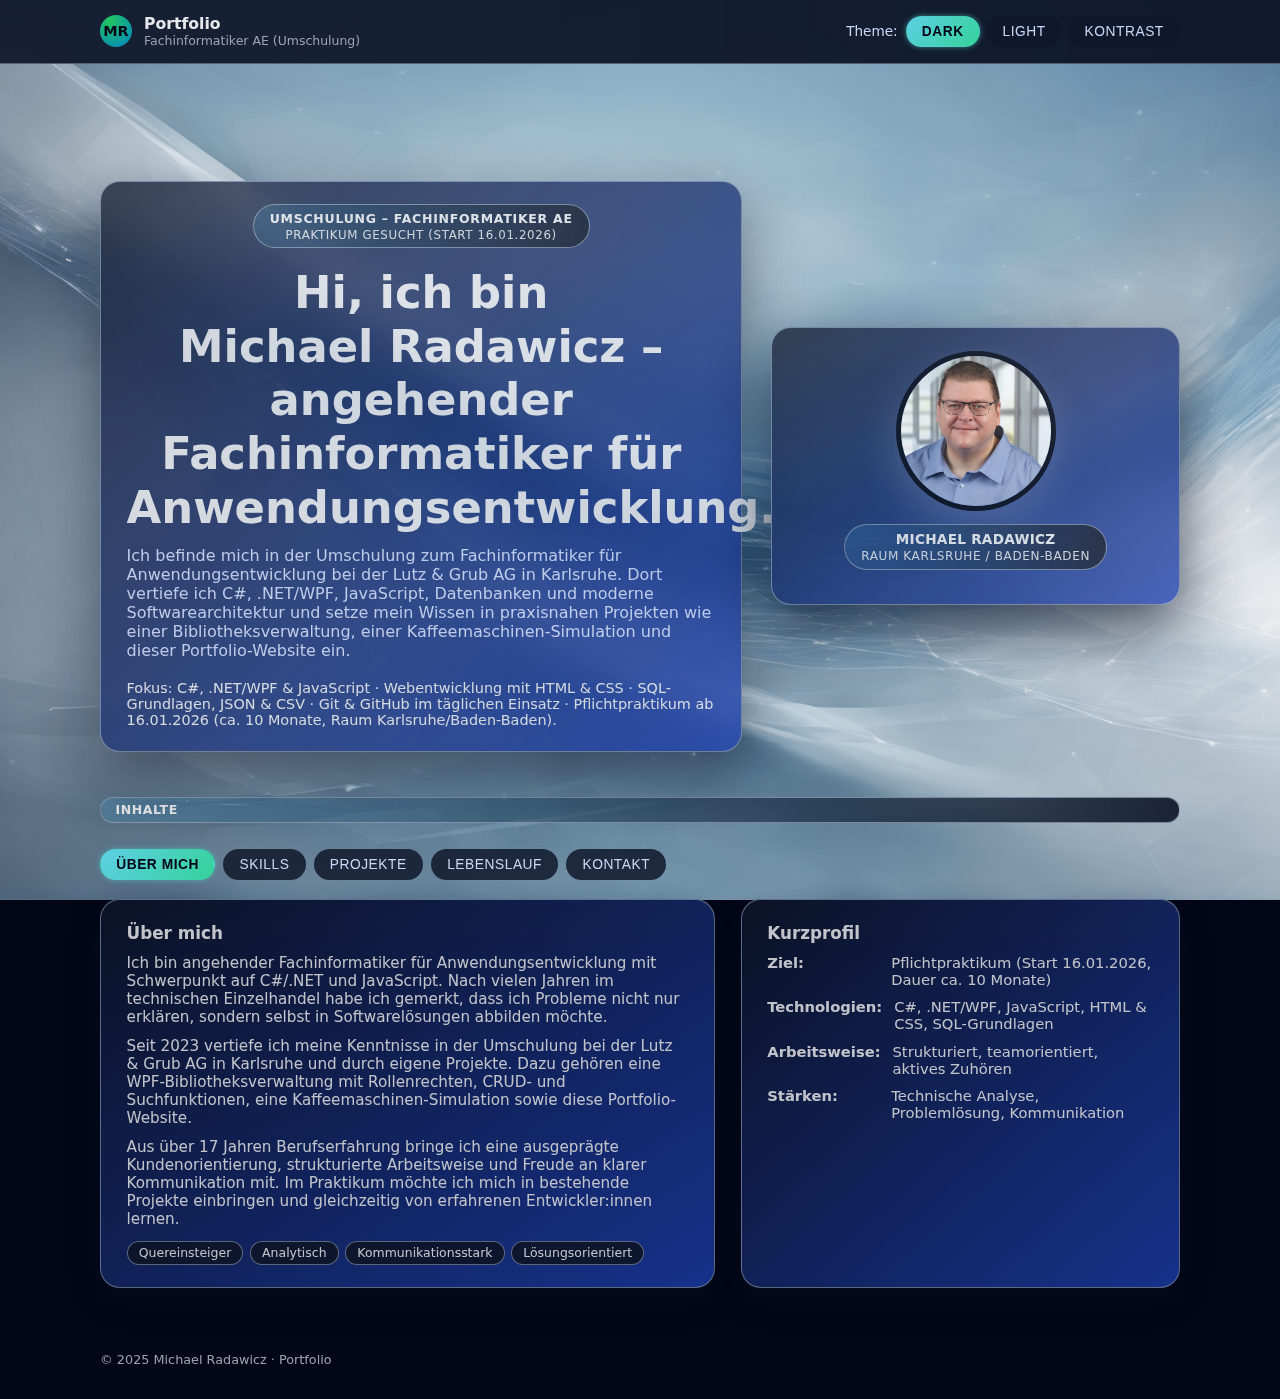
<file: Portfolio/index.html>
<!DOCTYPE html>
<html lang="de" data-theme="dark">
<head>
  <meta charset="UTF-8" />
  <title>Portfolio – Fachinformatiker AE (Umschulung)</title>
  <meta name="viewport" content="width=device-width, initial-scale=1.0" />

  <!-- Styles -->
  <link rel="stylesheet" href="style.css" />
</head>
<body data-theme="dark">

  <!-- HEADER -->
  <header class="header">
    <nav class="nav">
      <div class="nav-logo">
        <span class="nav-logo-mark">MR</span>
        <div class="nav-logo-text">
          <span class="nav-logo-main">Portfolio</span>
          <span class="nav-logo-sub">Fachinformatiker AE (Umschulung)</span>
        </div>
      </div>

      <div class="theme-switch">
        <span class="theme-label">Theme:</span>
        <div class="theme-buttons">
          <button class="theme-btn active" data-theme-btn="dark" aria-pressed="true">Dark</button>
          <button class="theme-btn" data-theme-btn="light" aria-pressed="false">Light</button>
          <button class="theme-btn" data-theme-btn="contrast-dark" aria-pressed="false">Kontrast</button>
        </div>
      </div>
    </nav>
  </header>


  <!-- MAIN -->
  <main class="page">

    <!-- HERO -->
    <section id="hero" class="hero-section" aria-labelledby="hero-title">
      <div class="hero-grid">

        <!-- Hero left -->
        <article class="glass-card hero-main">

          <div class="glass-pill hero-pill">
            <span class="hero-pill-main">Umschulung – Fachinformatiker AE</span>
            <span class="hero-pill-sub">Praktikum gesucht (Start 16.01.2026)</span>
          </div>

          <h1 id="hero-title" class="hero-title glass-card-title">
            Hi, ich bin Michael&nbsp;Radawicz&nbsp;–<br>
            angehender Fachinformatiker für Anwendungsentwicklung.
          </h1>

          <p class="hero-sub">
            Ich befinde mich in der Umschulung zum Fachinformatiker für Anwendungsentwicklung bei der
            Lutz &amp; Grub AG in Karlsruhe. Dort vertiefe ich C#, .NET/WPF, JavaScript, Datenbanken
            und moderne Softwarearchitektur und setze mein Wissen in praxisnahen Projekten wie einer
            Bibliotheksverwaltung, einer Kaffeemaschinen-Simulation und dieser Portfolio-Website ein.
          </p>

          <p class="hero-meta">
            Fokus: C#, .NET/WPF &amp; JavaScript · Webentwicklung mit HTML &amp; CSS · SQL-Grundlagen,
            JSON &amp; CSV · Git &amp; GitHub im täglichen Einsatz · Pflichtpraktikum ab 16.01.2026
            (ca. 10 Monate, Raum Karlsruhe/Baden-Baden).
          </p>
        </article>

        <!-- Hero right -->
        <aside class="glass-card hero-photo-wrap">
          <img class="avatar" src="asset/Bilder/bew.jpg" alt="Michael Radawicz" />
          <div class="glass-pill hero-name">
            <span class="hero-name-main">Michael Radawicz</span>
              <span class="hero-name-sub">Raum Karlsruhe / Baden-Baden</span>
          </div>
        </aside>

      </div>
    </section>


    <!-- SECTIONS -->
    <section id="sections" class="sections" aria-labelledby="section-heading">

      <div class="section-intro">
        <h2 id="section-heading" class="glass-pill section-heading">
          Inhalte
        </h2>

        <div class="section-tabs" role="tablist" aria-label="Inhaltsbereiche">

          <button
            id="tab-about-tab"
            class="tab-button active"
            data-tab="about"
            role="tab"
            aria-selected="true"
            aria-controls="tab-about"
            tabindex="0"
          >Über mich</button>

          <button
            id="tab-skills-tab"
            class="tab-button"
            data-tab="skills"
            role="tab"
            aria-selected="false"
            aria-controls="tab-skills"
            tabindex="-1"
          >Skills</button>

          <button
            id="tab-projects-tab"
            class="tab-button"
            data-tab="projects"
            role="tab"
            aria-selected="false"
            aria-controls="tab-projects"
            tabindex="-1"
          >Projekte</button>

          <button
            id="tab-timeline-tab"
            class="tab-button"
            data-tab="timeline"
            role="tab"
            aria-selected="false"
            aria-controls="tab-timeline"
            tabindex="-1"
          >Lebenslauf</button>

          <button
            id="tab-contact-tab"
            class="tab-button"
            data-tab="contact"
            role="tab"
            aria-selected="false"
            aria-controls="tab-contact"
            tabindex="-1"
          >Kontakt</button>

        </div>
      </div>


      <!-- TAB PANELS -->
      <div class="tab-panels">

        <!-- ABOUT -->
        <div class="tab-panel active" id="tab-about" role="tabpanel" aria-labelledby="tab-about-tab">
          <div class="about-layout">

            <article class="glass-card about-card">
              <h3 class="panel-title">Über mich</h3>
              <p>
                Ich bin angehender Fachinformatiker für Anwendungsentwicklung mit Schwerpunkt auf C#/.NET
                und JavaScript. Nach vielen Jahren im technischen Einzelhandel habe ich gemerkt, dass ich
                Probleme nicht nur erklären, sondern selbst in Softwarelösungen abbilden möchte.
              </p>
              <p>
                Seit 2023 vertiefe ich meine Kenntnisse in der Umschulung bei der Lutz &amp; Grub AG in Karlsruhe
                und durch eigene Projekte. Dazu gehören eine WPF-Bibliotheksverwaltung mit Rollenrechten,
                CRUD- und Suchfunktionen, eine Kaffeemaschinen-Simulation sowie diese Portfolio-Website.
              </p>
              <p>
                Aus über 17 Jahren Berufserfahrung bringe ich eine ausgeprägte Kundenorientierung, strukturierte
                Arbeitsweise und Freude an klarer Kommunikation mit. Im Praktikum möchte ich mich in bestehende
                Projekte einbringen und gleichzeitig von erfahrenen Entwickler:innen lernen.
              </p>

              <div class="tag-list">
                <span class="tag">Quereinsteiger</span>
                <span class="tag">Analytisch</span>
                <span class="tag">Kommunikationsstark</span>
                <span class="tag">Lösungsorientiert</span>
              </div>
            </article>

            <aside class="glass-card profile-card">
              <h3 class="panel-title">Kurzprofil</h3>
              <ul class="profile-list">
                <li>
                  <span class="profile-label">Ziel:</span>
                  <span>Pflichtpraktikum (Start 16.01.2026, Dauer ca. 10 Monate)</span>
                </li>
                <li>
                  <span class="profile-label">Technologien:</span>
                  <span>C#, .NET/WPF, JavaScript, HTML &amp; CSS, SQL-Grundlagen</span>
                </li>
                <li>
                  <span class="profile-label">Arbeitsweise:</span>
                  <span>Strukturiert, teamorientiert, aktives Zuhören</span>
                </li>
                <li>
                  <span class="profile-label">Stärken:</span>
                  <span>Technische Analyse, Problemlösung, Kommunikation</span>
                </li>
              </ul>
            </aside>

          </div>
        </div>


        <!-- SKILLS -->
        <div class="tab-panel" id="tab-skills" role="tabpanel" aria-labelledby="tab-skills-tab" hidden>
          <div class="skills-layout">

            <article class="glass-card skill-card">
              <h3 class="panel-title">Sprachen &amp; Frameworks</h3>

              <div class="skill-item"><span>C#, .NET, WPF</span><span class="skill-level">in Nutzung</span></div>
              <div class="skill-item"><span>JavaScript</span><span class="skill-level">in Nutzung</span></div>
              <div class="skill-item"><span>HTML &amp; CSS</span><span class="skill-level">fortgeschritten</span></div>
              <div class="skill-item"><span>SQL-Grundlagen</span><span class="skill-level">Grundlagen</span></div>
              <div class="skill-item"><span>JSON, CSV</span><span class="skill-level">Grundlagen</span></div>
            </article>

            <article class="glass-card skill-card">
              <h3 class="panel-title">Tools</h3>

              <div class="skill-item"><span>Visual Studio</span><span class="skill-level">in Nutzung</span></div>
              <div class="skill-item"><span>VS Code</span><span class="skill-level">in Nutzung</span></div>
              <div class="skill-item"><span>Git &amp; GitHub</span><span class="skill-level">in Nutzung</span></div>
              <div class="skill-item"><span>Chrome/Edge DevTools</span><span class="skill-level">in Nutzung</span></div>
            </article>

            <article class="glass-card skill-card">
              <h3 class="panel-title">Soft Skills</h3>
              <div class="skill-item"><span>Aktives Zuhören</span><span class="skill-level">Stärke</span></div>
              <div class="skill-item"><span>Strukturiert</span><span class="skill-level">Stärke</span></div>
              <div class="skill-item"><span>Lösungsorientiert</span><span class="skill-level">Stärke</span></div>
              <div class="skill-item"><span>Kommunikationsstark</span><span class="skill-level">Stärke</span></div>
              <div class="skill-item"><span>Scrum (Basis)</span><span class="skill-level">Grundlagen</span></div>
            </article>

          </div>
        </div>


        <!-- PROJECTS -->
        <div class="tab-panel" id="tab-projects" role="tabpanel" aria-labelledby="tab-projects-tab" hidden>
          <div class="projects-grid">

            <!-- Library Management -->
            <article class="glass-card project-card">
              <div class="project-thumb">Mockup: Bibliotheksverwaltung</div>
              <h3 class="panel-title">Bibliotheksverwaltung</h3>
              <p class="project-meta">C#, .NET, WPF, MVVM</p>

              <div class="badge-row">
                <span class="badge">Login</span>
                <span class="badge">CRUD</span>
                <span class="badge">Filter</span>
              </div>

              <p class="project-text">
                Desktop-Anwendung zur Verwaltung von Medien und Nutzern mit Rollenrechten,
                Login-System und Such-/Filterfunktionen.
              </p>

              <div class="project-links">
                💻 Code auf GitHub (Issue zur Kontaktaufnahme möglich)
              </div>
            </article>

            <!-- Coffee Machine -->
            <article class="glass-card project-card">
              <div class="project-thumb">Mockup: Kaffeemaschine UI</div>
              <h3 class="panel-title">Kaffeemaschinen-Simulation</h3>
              <p class="project-meta">JavaScript, HTML, CSS</p>

              <div class="badge-row">
                <span class="badge">State-Logic</span>
                <span class="badge">10% Mahlverlust</span>
                <span class="badge">UI</span>
              </div>

              <p class="project-text">
                Simulation mit automatischer Kompensation von Mahlverlust, UI-Feedback und
                Zustandsverwaltung.
              </p>

              <div class="project-links">
                💻 Code auf GitHub (Issue zur Kontaktaufnahme möglich)
              </div>
            </article>

            <!-- Portfolio -->
            <article class="glass-card project-card">
              <div class="project-thumb">Mockup: Portfolio Website</div>
              <h3 class="panel-title">Portfolio-Website</h3>
              <p class="project-meta">HTML, CSS, JavaScript</p>

              <div class="badge-row">
                <span class="badge">Responsive</span>
                <span class="badge">Theme-System</span>
                <span class="badge">ARIA-Tabs</span>
              </div>

              <p class="project-text">
                Moderne Portfolio-Seite mit Glassmorphism, Dark/Light/Contrast Themes,
                ARIA-konformen Tabs und Fokus auf Lesbarkeit.
              </p>

              <div class="project-links">
                💻 Code auf GitHub (Issue zur Kontaktaufnahme möglich)
              </div>
            </article>

          </div>
        </div>


        <!-- TIMELINE -->
        <div class="tab-panel" id="tab-timeline" role="tabpanel" aria-labelledby="tab-timeline-tab" hidden>
          <div class="timeline-layout">

            <article class="glass-card timeline-card">
              <h3 class="panel-title">Werdegang</h3>
              <ol class="timeline">

                <li class="timeline-item">
                  <div class="timeline-dot"></div>
                  <div class="timeline-content">
                    <div class="timeline-year">seit 08/2023</div>
                    <div class="timeline-text">
                      Umschulung FIAN bei Lutz &amp; Grub AG, Karlsruhe.
                      C#, .NET/WPF, JavaScript, SQL, Softwarearchitektur, Scrum, Git &amp; GitHub.
                    </div>
                  </div>
                </li>

                <li class="timeline-item">
                  <div class="timeline-dot"></div>
                  <div class="timeline-content">
                    <div class="timeline-year">05/2022 – 08/2023</div>
                    <div class="timeline-text">
                      IT-Neuorientierung, Selbststudium (Webentwicklung → C#), erste Projekte.
                    </div>
                  </div>
                </li>

                <li class="timeline-item">
                  <div class="timeline-dot"></div>
                  <div class="timeline-content">
                    <div class="timeline-year">2018 – 2022</div>
                    <div class="timeline-text">
                      Apollo Optik – Verkaufsberater mit technischer Beratung.
                      Analyse von Kundenbedarfen, Datenübertragung, Beratung.
                    </div>
                  </div>
                </li>

                <li class="timeline-item">
                  <div class="timeline-dot"></div>
                  <div class="timeline-content">
                    <div class="timeline-year">2007 – 2018</div>
                    <div class="timeline-text">
                      Media Markt – Service &amp; Information.
                      Technische Problemanalyse, Reklamationsmanagement.
                    </div>
                  </div>
                </li>

                <li class="timeline-item">
                  <div class="timeline-dot"></div>
                  <div class="timeline-content">
                    <div class="timeline-year">Ausbildung</div>
                    <div class="timeline-text">
                      Kaufmann im Einzelhandel – Karl electronics GmbH.
                    </div>
                  </div>
                </li>

                <li class="timeline-item">
                  <div class="timeline-dot"></div>
                  <div class="timeline-content">
                    <div class="timeline-year">Schulbildung</div>
                    <div class="timeline-text">
                      Fachhochschulreife – Handelslehranstalt Gernsbach.
                    </div>
                  </div>
                </li>

              </ol>
            </article>

            <aside class="glass-card cv-card">
              <h3 class="panel-title">Kurzfassung</h3>
              <ul>
                <li><strong>Profil:</strong> FIAN (Umschulung), Schwerpunkt C#, .NET &amp; JavaScript</li>
                <li><strong>Projekte:</strong> WPF-Bibliothek, Kaffeemaschine, Portfolio</li>
                <li><strong>Erfahrung:</strong> 17+ Jahre technische Analyse &amp; Beratung</li>
                <li><strong>Zertifikate:</strong> Scrum Master (Basis), ITIL, MS900, GPM Basis</li>
                <li><strong>Sprachen:</strong> Deutsch, Englisch</li>
                <li><strong>Hobbys:</strong> Fantasy/Sci-Fi, Zeichnen, Filme, Strategie-Games</li>
              </ul>
              <p class="cv-hint">
                Ausführliche Unterlagen gerne auf Anfrage.
              </p>
            </aside>

          </div>
        </div>


        <!-- CONTACT -->
        <div class="tab-panel" id="tab-contact" role="tabpanel" aria-labelledby="tab-contact-tab" hidden>
          <div class="contact-layout">

            <article class="glass-card contact-info">
              <h3 class="panel-title">Kontaktmöglichkeiten</h3>
              <ul class="contact-card-list">

                <li>
                  <strong>Über GitHub (bevorzugt):</strong>
                  Eröffnen Sie ein Issue im Repository dieser Portfolio-Seite mit dem Betreff
                  „Praktikum Fachinformatiker AE – Kontaktaufnahme“.
                </li>

                <li>
                  <strong>Über Bewerbungsunterlagen:</strong>
                  Vollständige Kontaktdaten (Adresse, E-Mail, Telefon) stehen ausschließlich
                  in meinen Bewerbungsunterlagen. Auf dieser Seite werden keine
                  personenbezogenen Daten angezeigt.
                </li>

              </ul>
            </article>


            <form class="glass-card contact-form">
              <h3 class="panel-title">Nachricht senden (Mockup)</h3>

              <p class="form-note" aria-live="polite">
                Hinweis: Demo-Formular. Für echte Anfragen bitte GitHub Issue oder
                Kontaktdaten in den Bewerbungsunterlagen verwenden.
              </p>

              <label for="name">Name</label>
              <input id="name" type="text" placeholder="Ihr Name" />

              <label for="email">E-Mail</label>
              <input id="email" type="email" placeholder="mail@beispiel.de" />

              <label for="message">Nachricht</label>
              <textarea id="message" placeholder="Worum geht es?"></textarea>

              <button type="submit" class="btn btn-primary">
                Nachricht senden
              </button>
            </form>

          </div>
        </div>

      </div>
    </section>

  </main>


  <!-- FOOTER -->
  <footer class="footer">
    © 2025 Michael Radawicz · Portfolio
  </footer>

  <script src="script.js"></script>
</body>
</html>
</file>
<file: Portfolio/style.css>
/* =========================================
   Basis: Reset & Grundlayout
   ========================================= */

/* Browser-Standardabstände zurücksetzen */
* {
  margin: 0;
  padding: 0;
  box-sizing: border-box;
}

/* Grundschrift und Hintergrund */
html,
body {
  height: 100%;
  font-family: system-ui, -apple-system, BlinkMacSystemFont, "Segoe UI", sans-serif;
  font-size: 16px;

  /* Overscroll-Fix gegen weiße Ränder bei Trackpad-Scroll */
  overscroll-behavior-y: contain;
  overscroll-behavior-x: none;
  -webkit-font-smoothing: antialiased;
}


:root {
  --bg-image: url("asset/Bilder/waves.png");
}

/* Seite mit Hintergrundbild */
body {
  color: #e5e7eb;
  background-color: #020617;
  background-image: radial-gradient(circle at top, rgba(56, 189, 248, 0.15), transparent 55%),
    radial-gradient(circle at bottom, rgba(56, 189, 248, 0.1), transparent 55%),
    var(--bg-image);
  background-size: cover, cover, cover;
  background-attachment: fixed;
  background-position: center;

  /* hilft Chrome/Windows bei fixed-Background, reduziert „Kanten“ */
  transform: translateZ(0);
  backface-visibility: hidden;
}


/* Hauptseite */
.page {
  min-height: 100vh;
  padding: 5.5rem 1.25rem 3rem 1.25rem;
  max-width: 1120px;
  margin: 0 auto;
}

/* =========================================
   HEADER & NAVIGATION
   ========================================= */

.header {
  position: sticky;
  top: 0;
  z-index: 20;
  backdrop-filter: blur(18px);
  background: radial-gradient(circle at top left, rgba(15, 23, 42, 0.92), rgba(15, 23, 42, 0.98));
  border-bottom: 1px solid rgba(148, 163, 184, 0.5);
}

.nav {
  max-width: 1120px;
  margin: 0 auto;
  padding: 0.9rem 1.25rem;
  display: flex;
  align-items: center;
  justify-content: space-between;
  gap: 1.25rem;
}

.nav-logo {
  display: flex;
  align-items: center;
  gap: 0.75rem;
  color: #e5e7eb;
}

.nav-logo-mark {
  width: 32px;
  height: 32px;
  border-radius: 999px;
  background: radial-gradient(circle at 30% 20%, #22c55e, #0284c7);
  display: flex;
  align-items: center;
  justify-content: center;
  font-weight: 700;
  color: #020617;
  font-size: 0.9rem;
}

.nav-logo-text {
  display: flex;
  flex-direction: column;
}

.nav-logo-main {
  font-size: 0.98rem;
  font-weight: 600;
}

.nav-logo-sub {
  font-size: 0.78rem;
  color: #9ca3af;
}

.theme-switch {
  display: inline-flex;
  align-items: center;
  gap: 0.5rem;
}

.theme-label {
  font-size: 0.85rem;
  color: #cbd5f5;
}

.theme-buttons {
  display: inline-flex;
  gap: 0.4rem;
}

.theme-btn {
  border-radius: 999px;
  border: 1px solid transparent;
  padding: 0.45rem 0.95rem;
  font-size: 0.86rem;
  font-weight: 500;
  letter-spacing: 0.04em;
  text-transform: uppercase;
  background: rgba(15, 23, 42, 0.85);
  color: #cbd5f5;
  cursor: pointer;
  display: inline-flex;
  align-items: center;
  transition: background 0.15s ease, color 0.15s ease, box-shadow 0.15s ease,
    transform 0.15s ease;
}


.theme-btn:hover {
  border-color: #38bdf8;
  box-shadow: 0 0 0 2px rgba(56, 189, 248, 0.5);
}

/* =========================================
   Glassmorphism-Komponenten
   ========================================= */

.glass-card {
  position: relative;
  border-radius: 1.25rem;
  padding: 1.4rem 1.6rem;
  background: linear-gradient(
      to bottom right,
      rgba(15, 23, 42, 0.85),
      rgba(30, 64, 175, 0.9)
    );
  border: 1px solid rgba(148, 163, 184, 0.7);
  box-shadow: 0 22px 60px rgba(15, 23, 42, 0.85);
  backdrop-filter: blur(22px);
  opacity: 0.85;
}

.glass-pill {
  display: inline-flex;
  align-items: center;
  border-radius: 999px;
  padding: 0.3rem 0.9rem;
  background: radial-gradient(circle at top left, rgba(56, 189, 248, 0.16), rgba(15, 23, 42, 0.92));
  border: 1px solid rgba(148, 163, 184, 0.75);
  color: #e5e7eb;
  font-size: 0.78rem;
  letter-spacing: 0.05em;
  text-transform: uppercase;
  margin-bottom: 0.7rem;
}

/* Überschrift in Karten */
.glass-card-title {
  font-size: 1.3rem;
  margin-bottom: 0.6rem;
}

/* =========================================
   Buttons
   ========================================= */

.btn {
  border-radius: 999px;
  padding: 0.6rem 1.3rem;
  border: 1px solid transparent;
  font-size: 0.94rem;
  font-weight: 500;
  cursor: pointer;
  display: inline-flex;
  align-items: center;
  gap: 0.4rem;
  transition: transform 0.15s ease, box-shadow 0.15s ease, background 0.15s ease,
    border-color 0.15s ease;
}

.btn-primary {
  background: linear-gradient(135deg, #38bdf8, #22c55e);
  color: #020617;
  box-shadow: 0 14px 35px rgba(56, 189, 248, 0.55);
}

.btn-primary:hover {
  transform: translateY(-1px);
  box-shadow: 0 18px 40px rgba(56, 189, 248, 0.75);
}

.btn-ghost {
  background: transparent;
  color: #e5e7eb;
  border-color: rgba(148, 163, 184, 0.7);
}

.btn-ghost:hover {
  background: rgba(15, 23, 42, 0.85);
  border-color: rgba(248, 250, 252, 0.8);
}

/* =========================================
   HERO-SECTION
   ========================================= */

.hero-section {
  margin-top: 1.8rem;
}

.hero-grid {
  display: grid;
  grid-template-columns: minmax(0, 2.2fr) minmax(0, 1.4fr);
  gap: 1.8rem;
  align-items: center;
}

.hero-main {
  position: relative;
}

.hero-title {
  font-size: clamp(2.1rem, 3.6vw, 2.8rem);
  margin-bottom: 0.7rem;
  line-height: 1.2;
  text-align:center;
  max-width: 24ch; /* Breite begrenzen, Umbruch wird „lesbarer“ */
}

.hero-sub {
  font-size: 1rem;
  color: #cbd5f5;
  margin-bottom: 1.3rem;
}

.hero-actions {
  display: flex;
  flex-wrap: wrap;
  gap: 0.8rem;
  margin-bottom: 1.1rem;
}

.hero-meta {
  font-size: 0.9rem;
  color: #e5e7eb;
}

.hero-photo-wrap {
  display: flex;
  flex-direction: column;
  align-items: center;
  gap: 0.8rem;
}

/* Avatar-Bild rund & nicht deformiert */
.avatar {
  width: 160px;
  height: 160px;
  border-radius: 50%;
  background-color: #0f172a;
  display: block;
  object-fit: cover;
  border: 5px solid #020617;
  box-shadow: 0 16px 40px rgba(255, 255, 255, 0.18);
}

/* Name-Pill unter dem Avatar – zweizeilig */
.hero-name {
  display: flex;
  flex-direction: column;
  align-items: center;
  text-align: center;
  gap: 2px;
  padding: 0.4rem 1rem;
}

.hero-name-main {
  font-size: 0.85rem;
  font-weight: 600;
  letter-spacing: 0.02em;
}

.hero-name-sub {
  font-size: 0.75rem;
  font-weight: 400;
  opacity: 0.9;
}

/* Große Pill im Hero – zweizeilig */
 /* Große Pill im Hero – zweizeilig */
.hero-pill {
  display: flex;
  flex-direction: column;
  align-items: center;
  text-align: center;
  gap: 2px;
  padding: 0.35rem 1rem;

  /* wirkt kompakter & weniger dominant */
  max-width: max-content;
  margin: 0 auto 1.1rem;
}


.hero-pill-main {
  font-size: 0.78rem;
  font-weight: 600;
  letter-spacing: 0.06em;
  text-transform: uppercase;
}

.hero-pill-sub {
  font-size: 0.74rem;
  opacity: 0.9;
  text-transform: uppercase;
}

/* =========================================
   SECTIONS / TABS
   ========================================= */

.sections {
  margin-top: 2.8rem;
}

.section-intro {
  display: flex;
  flex-direction: column;
  gap: 0.9rem;
  margin-bottom: 1.2rem;
}

.section-heading {
  font-size: 0.78rem;
}

.section-tabs {
  display: inline-flex;
  flex-wrap: wrap;
  gap: 0.5rem;
}

.tab-button {
  border-radius: 999px;
  border: 1px solid transparent;
  padding: 0.45rem 0.95rem;
  font-size: 0.86rem;
  font-weight: 500;
  letter-spacing: 0.04em;
  text-transform: uppercase;
  background: rgba(15, 23, 42, 0.85);
  color: #cbd5f5;
  cursor: pointer;
  transition: background 0.15s ease, color 0.15s ease, box-shadow 0.15s ease,
    transform 0.15s ease;
}

.tab-button:hover {
  background: rgba(15, 23, 42, 0.98);
  box-shadow: 0 12px 28px rgba(15, 23, 42, 0.75);
}

.tab-panels {
  margin-top: 1rem;
}

.tab-panel {
  display: none;
}

.tab-panel.active {
  display: block;
}

/* =========================================
   ABOUT-Layout
   ========================================= */

.about-layout {
  display: grid;
  grid-template-columns: minmax(0, 2.1fr) minmax(0, 1.5fr);
  gap: 1.6rem;
}

.panel-title {
  font-size: 1.05rem;
  margin-bottom: 0.7rem;
}

.about-card p {
  font-size: 0.95rem;
  color: #e5e7eb;
  margin-bottom: 0.7rem;
}

/* Tags */
.tag-list {
  display: flex;
  flex-wrap: wrap;
  gap: 0.4rem;
  margin-top: 0.8rem;
}

.tag {
  font-size: 0.78rem;
  padding: 0.2rem 0.7rem;
  border-radius: 999px;
  border: 1px solid rgba(148, 163, 184, 0.7);
  background: rgba(15, 23, 42, 0.9);
}

/* Kurzprofil */
.profile-card {
  font-size: 0.92rem;
}

/* zweispaltige Ausrichtung im Kurzprofil */
.profile-list {
  list-style: none;
  display: flex;
  flex-direction: column;
  gap: 0.65rem;
}

.profile-list li {
  display: flex;
  align-items: flex-start;
  gap: 0.75rem;
}

.profile-label {
  flex: 0 0 7rem;
  font-weight: 600;
  color: #e5e7eb;
}

.profile-list li span:last-child {
  flex: 1;
}

/* =========================================
   SKILLS
   ========================================= */

.skills-layout {
  display: grid;
  grid-template-columns: repeat(3, minmax(0, 1fr));
  gap: 1.4rem;
}

.skill-card {
  font-size: 0.9rem;
}

.skill-item {
  display: flex;
  justify-content: space-between;
  align-items: center;
  gap: 0.7rem;
  padding: 0.4rem 0;
  border-bottom: 1px dashed rgba(148, 163, 184, 0.5);
}

.skill-item:last-child {
  border-bottom: none;
}

.skill-level {
  font-size: 0.78rem;
  color: #9ca3af;
}

/* =========================================
   PROJECTS
   ========================================= */

.projects-grid {
  display: grid;
  grid-template-columns: repeat(3, minmax(0, 1fr));
  gap: 1.4rem;
}

.project-thumb {
  font-size: 0.8rem;
  color: #cbd5f5;
  margin-bottom: 0.4rem;
  opacity: 0.9;
}

.project-meta {
  font-size: 0.85rem;
  color: #9ca3af;
  margin-bottom: 0.3rem;
}

.badge-row {
  display: flex;
  flex-wrap: wrap;
  gap: 0.35rem;
  margin-bottom: 0.55rem;
}

.badge {
  font-size: 0.76rem;
  padding: 0.18rem 0.6rem;
  border-radius: 999px;
  border: 1px solid rgba(148, 163, 184, 0.7);
  background: rgba(15, 23, 42, 0.9);
}

.project-text {
  font-size: 0.9rem;
  color: #e5e7eb;
  margin-bottom: 0.75rem;
}

.project-links span {
  font-size: 0.86rem;
  color: #38bdf8;
}

/* =========================================
   TIMELINE
   ========================================= */

.timeline-layout {
  display: grid;
  grid-template-columns: minmax(0, 2fr) minmax(0, 1.5fr);
  gap: 1.6rem;
}

.timeline {
  list-style: none;
  position: relative;
  padding-left: 1.4rem;
}

.timeline::before {
  content: "";
  position: absolute;
  left: 0.45rem;
  top: 0;
  bottom: 0;
  width: 2px;
  background: linear-gradient(to bottom, #38bdf8, #22c55e);
}

.timeline-item {
  position: relative;
  margin-bottom: 1.6rem;
}

.timeline-dot {
  position: absolute;
  left: -0.07rem;
  top: 0.15rem;
  width: 0.8rem;
  height: 0.8rem;
  border-radius: 999px;
  background: #38bdf8;
  box-shadow: 0 0 0 4px rgba(56, 189, 248, 0.4);
}

.timeline-content {
  margin-left: 1.2rem;
}

.timeline-year {
  font-size: 0.78rem;
  text-transform: uppercase;
  letter-spacing: 0.08em;
  color: #9ca3af;
  margin-bottom: 0.15rem;
}

.timeline-text {
  font-size: 0.9rem;
}

/* CV-Karte */
.cv-card {
  font-size: 0.9rem;
}

.cv-card ul {
  list-style: none;
  display: flex;
  flex-direction: column;
  gap: 0.6rem;
}

.cv-card ul li {
  margin-bottom: 0.8rem;
  line-height: 1.45;
}

.cv-card strong {
  display: inline-block;
  margin-bottom: 0.15rem;
}

.cv-hint {
  margin-top: 0.7rem;
  font-size: 0.86rem;
  color: #9ca3af;
}

/* =========================================
   KONTAKT
   ========================================= */

.contact-layout {
  display: grid;
  grid-template-columns: minmax(0, 1.4fr) minmax(0, 1.6fr);
  gap: 1.6rem;
  margin-top: 0.6rem;
}

.contact-info p {
  font-size: 0.9rem;
  color: #e5e7eb;
  margin-bottom: 0.4rem;
}

.contact-card-list {
  list-style: none;
  display: flex;
  flex-direction: column;
  gap: 0.6rem;
  font-size: 0.9rem;
}

.contact-card-list li strong {
  display: inline-block;
  margin-bottom: 0.1rem;
}

.contact-form label {
  display: block;
  font-size: 0.86rem;
  margin-bottom: 0.2rem;
}

.contact-form input,
.contact-form textarea {
  width: 100%;
  border-radius: 0.8rem;
  border: 1px solid rgba(148, 163, 184, 0.7);
  background: rgba(15, 23, 42, 0.93);
  padding: 0.55rem 0.75rem;
  color: #e5e7eb;
  font-size: 0.9rem;
  margin-bottom: 0.7rem;
}

.contact-form textarea {
  min-height: 130px;
  resize: vertical;
}

.contact-form .btn-primary {
  margin-top: 0.2rem;
}

.form-note {
  font-size: 0.8rem;
  color: #9ca3af;
  margin-bottom: 0.6rem;
}

/* =========================================
   FOOTER
   ========================================= */

.footer {
  max-width: 1120px;
  margin: 0 auto;
  padding: 1rem 1.25rem 2rem 1.25rem;
  font-size: 0.8rem;
  color: #9ca3af;
}

/* =========================================
   RESPONSIVE
   ========================================= */

@media (max-width: 900px) {
  .hero-grid,
  .about-layout,
  .timeline-layout,
  .contact-layout,
  .projects-grid,
  .skills-layout {    /* <--- NEU: Auch Skills untereinander */
    grid-template-columns: 1fr;
  }

  .hero-photo-wrap {
    order: -1;
    margin-bottom: 1rem;
  }

  .sections {
    padding-inline: 1.25rem;
  }

  .tab-panels {
    gap: 1.4rem;
  }

  .glass-card {
    padding: 1.2rem 1.25rem;
  }

  .about-card p,
  .project-text {
    margin-bottom: 0.9rem;
  }
}

/* =========================================
   THEME-SPEZIFISCHE ANPASSUNGEN
   ========================================= */

/* ---------- LIGHT THEME ---------- */
body[data-theme="light"] {
  color: #1f2937;
  background-color: #f3f4f6;
  background-image: radial-gradient(circle at top, rgba(59, 130, 246, 0.16), transparent 55%),
    radial-gradient(circle at bottom, rgba(59, 130, 246, 0.12), transparent 55%),
    var(--bg-image);
}

body[data-theme="light"] .header {
  background: rgba(255, 255, 255, 0.9);
  border-bottom: 1px solid rgba(148, 163, 184, 0.7);
  backdrop-filter: blur(16px);
}

body[data-theme="light"] .nav-logo {
  color: #475569;
}

body[data-theme="light"] .nav-logo-sub {
  color: #4b5563;
}

body[data-theme="light"] .theme-label {
  color: #1f2937;
}

body[data-theme="light"] .glass-card {
  background: linear-gradient(
      to bottom right,
      rgba(255, 255, 255, 0.85),
      rgba(241, 245, 249, 0.95)
    );
  border-color: rgba(148, 163, 184, 0.8);
  box-shadow: 0 18px 48px rgba(148, 163, 184, 0.5);
}

body[data-theme="light"] .glass-pill {
  background: radial-gradient(circle at top left, rgba(59, 130, 246, 0.12), rgba(255, 255, 255, 0.96));
  border-color: rgba(148, 163, 184, 0.8);
  color: #1f2937;
}

body[data-theme="light"] .hero-sub,
body[data-theme="light"] .about-card p,
body[data-theme="light"] .project-text,
body[data-theme="light"] .contact-info p {
  color: #1f2937;
}

body[data-theme="light"] .hero-meta,
body[data-theme="light"] .profile-label,
body[data-theme="light"] .cv-hint {
  color: #4b5563;
}

body[data-theme="light"] .tag,
body[data-theme="light"] .badge {
  background: #e5e7eb;
  border-color: rgba(148, 163, 184, 0.9);
  color: #111827;
}

body[data-theme="light"] .tab-button {
  background: rgba(255, 255, 255, 0.95);
  color: #1f2937;
  border-color: rgba(148, 163, 184, 0.8);
}

body[data-theme="light"] .btn-ghost {
  color: #1f2937;
  border-color: rgba(148, 163, 184, 0.9);
  background: transparent;
}

body[data-theme="light"] .btn-ghost:hover {
  background: #e5e7eb;
  border-color: #1f2937;
}

body[data-theme="light"] .cv-card strong,
body[data-theme="light"] .timeline-year,
body[data-theme="light"] .project-meta,
body[data-theme="light"] .skill-level,
body[data-theme="light"] .profile-label {
  color: #111827;
  font-weight: 600;
}

body[data-theme="light"] .contact-form input,
body[data-theme="light"] .contact-form textarea {
  background: #ffffff;
  border-color: rgba(148, 163, 184, 0.9);
  color: #111827;
}

body[data-theme="light"] .contact-form input::placeholder,
body[data-theme="light"] .contact-form textarea::placeholder {
  color: #6b7280;
}

body[data-theme="light"] .contact-form label {
  color: #111827;
}

body[data-theme="light"] .avatar {
  border-color: #ffffff;
  box-shadow: 0 10px 26px rgba(100, 116, 139, 0.6);
}

/* ---------- KONTRAST DARK ---------- */
body[data-theme="contrast-dark"] {
  background-color: #02040a;
  color: #ffffff;
}

body[data-theme="contrast-dark"]::before {
  background-image: none;
  background-color: #02040a;
}

body[data-theme="contrast-dark"] .header {
  background: #02040a;
  border-bottom: 2px solid #ffffff;
  backdrop-filter: none;
}

body[data-theme="contrast-dark"] .glass-card,
body[data-theme="contrast-dark"] .glass-pill,
body[data-theme="contrast-dark"] .tab-button,
body[data-theme="contrast-dark"] .btn,
body[data-theme="contrast-dark"] .contact-form input,
body[data-theme="contrast-dark"] .contact-form textarea {
  background: #080b14;
  color: #ffffff;
  border-color: #ffffff;
  box-shadow: none;
  backdrop-filter: none;
}

body[data-theme="contrast-dark"] .tab-button.active {
  background: #ffffff;
  color: #000000;
  border-color: #ffffff;
  box-shadow: 0 0 0 2px #ffffff;
  font-weight: 700;
}

body[data-theme="contrast-dark"] .timeline::before {
  background: #ffffff;
}

body[data-theme="contrast-dark"] .timeline-dot {
  background: #ffffff;
  box-shadow: none;
}

body[data-theme="contrast-dark"] .btn-primary {
  background: #ffffff;
  color: #000000;
}

body[data-theme="contrast-dark"] .btn-ghost {
  background: #02040a;
  color: #ffffff;
  border-color: #ffffff;
}

body[data-theme="contrast-dark"] a {
  color: #fffb00;
  text-decoration: underline;
}

body[data-theme="contrast-dark"] .avatar {
  border-color: #ffffff;
  box-shadow: none;
}

body[data-theme="contrast-dark"] .hero-meta,
body[data-theme="contrast-dark"] .form-note,
body[data-theme="contrast-dark"] .contact-form label,
body[data-theme="contrast-dark"] .cv-card strong,
body[data-theme="contrast-dark"] .timeline-year,
body[data-theme="contrast-dark"] .project-meta,
body[data-theme="contrast-dark"] .skill-level,
body[data-theme="contrast-dark"] .profile-label,
body[data-theme="contrast-dark"] .tag,
body[data-theme="contrast-dark"] .badge {
  color: #ffffff;
}

body[data-theme="contrast-dark"] .contact-form input::placeholder,
body[data-theme="contrast-dark"] .contact-form textarea::placeholder {
  color: #f5f5f5;
}

body[data-theme="contrast-dark"] .section-heading,
body[data-theme="contrast-dark"] .nav-logo {
  font-weight: 700;
}

body[data-theme="contrast-dark"] .page,
body[data-theme="contrast-dark"] .sections,
body[data-theme="contrast-dark"] .hero-section {
  font-size: 1.02rem;
}

body[data-theme="contrast-dark"] :focus-visible {
  outline-color: #fffb00;
}

/* =========================================
   Klarere visuelle Hierarchie der Karten
   ========================================= */

.hero-main,
.project-card {
  box-shadow: 0 20px 60px rgba(15, 23, 42, 0.6);
}

.profile-card,
.cv-card,
.skill-card,
.about-card {
  box-shadow: 0 12px 30px rgba(15, 23, 42, 0.45);
}

/* =========================================
   Sanfte aktive Buttons
   ========================================= */

/* =========================================
   Sanfte aktive Buttons
   ========================================= */

/* Dark & Light Theme: Tabs + Theme-Buttons = Gradient */
body[data-theme="dark"] .tab-button.active,
body[data-theme="light"] .tab-button.active,
body[data-theme="dark"] .theme-btn.active,
body[data-theme="light"] .theme-btn.active {
  background: linear-gradient(135deg, #5ecfe5, #34d399);
  color: #020617;
  box-shadow:
    0 0 6px rgba(94, 207, 229, 0.35),
    0 0 4px rgba(52, 211, 153, 0.3);
  font-weight: 600;
}

/* Kontrast-Theme: harte Schwarz/Weiß-Buttons */
body[data-theme="contrast-dark"] .tab-button.active,
body[data-theme="contrast-dark"] .theme-btn.active {
  background: #ffffff;
  color: #000000;
  border-color: #ffffff;
  box-shadow: 0 0 0 2px #ffffff;
  font-weight: 700;
}

.btn-primary:active,
.btn-primary:focus-visible {
  background: linear-gradient(135deg, #63d8ee, #41d9a3);
  box-shadow:
    0 0 8px rgba(99, 216, 238, 0.35),
    0 0 4px rgba(65, 217, 163, 0.3);
  transform: translateY(-1px);
}
</file>
